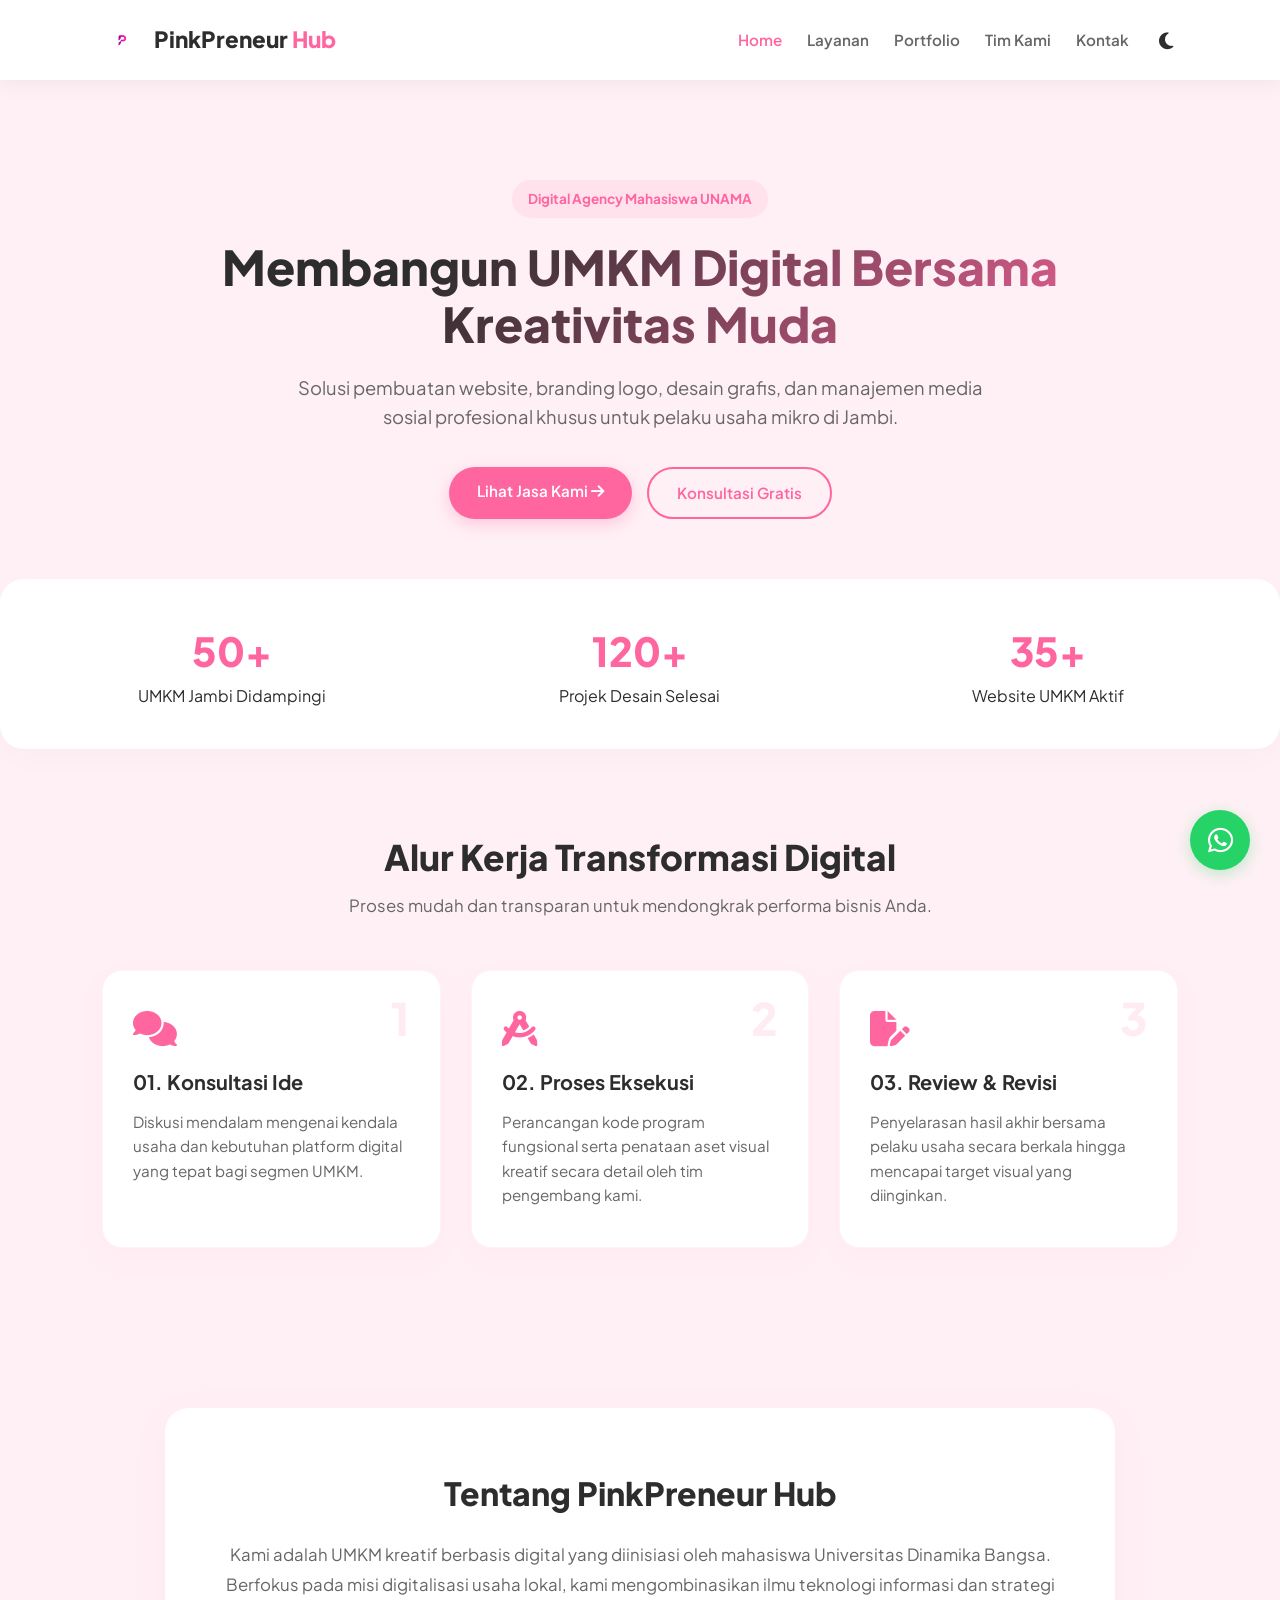
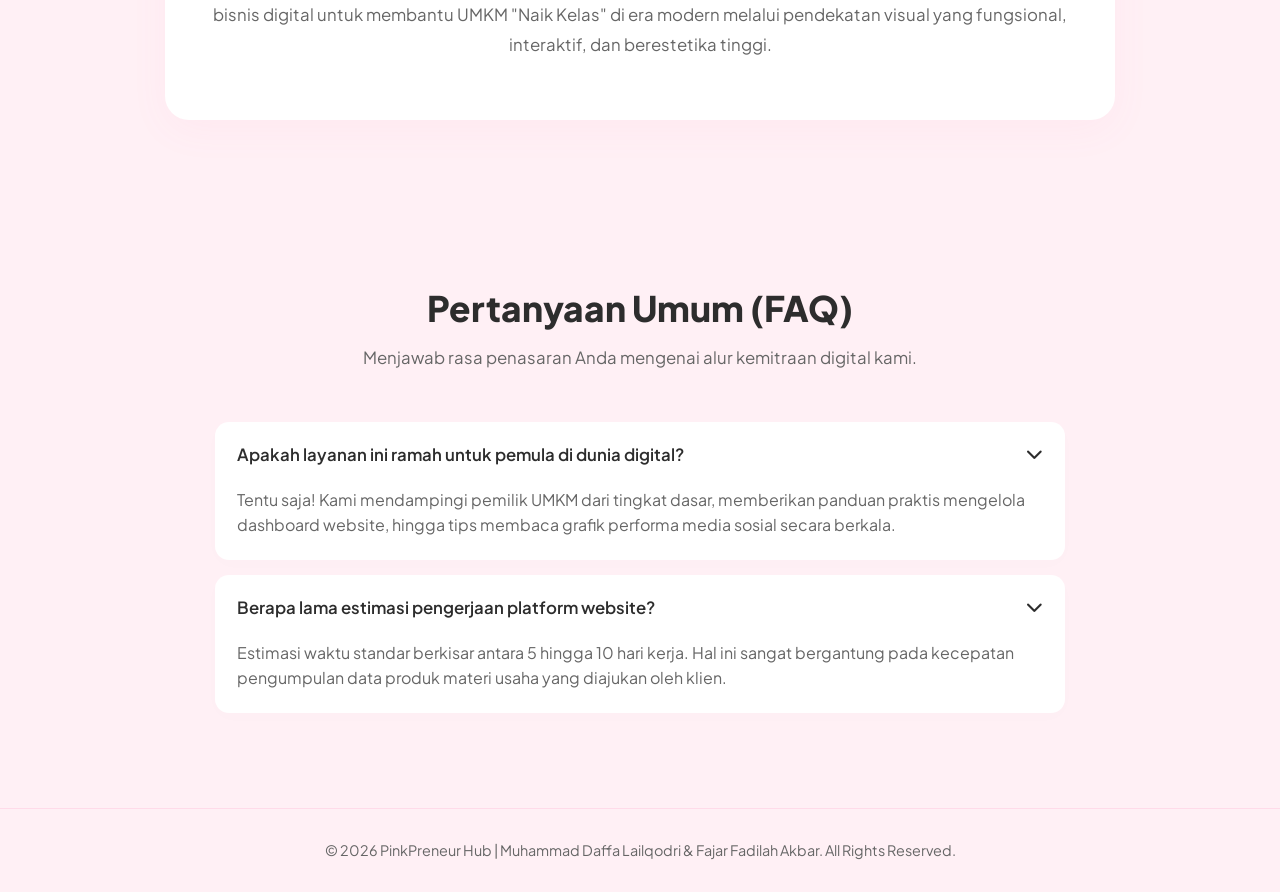
<file: index.html>
<!DOCTYPE html>
<html lang="id">
<head>
    <meta charset="UTF-8">
    <meta name="viewport" content="width=device-width, initial-scale=1.0">
    <title>PinkPreneur Hub - Solusi Digital UMKM</title>
    <link rel="shortcut icon" href="gmb/favicon.ico.jpg" type="image/x-icon">
    <link rel="stylesheet" href="style.css">
    <link rel="stylesheet" href="https://cdnjs.cloudflare.com/ajax/libs/font-awesome/6.5.1/css/all.min.css">
</head>
<body>

    <header>
        <div class="logo">
            <img src="gmb/logo.png.png" alt="Logo PinkPreneur" class="nav-logo">
            <h2>PinkPreneur <span>Hub</span></h2>
        </div>
        <nav>
            <a href="index.html" class="active">Home</a>
            <a href="layanan.html">Layanan</a>
            <a href="portofolia.html">Portfolio</a>
            <a href="tim.html">Tim Kami</a>
            <a href="kontak.html">Kontak</a>
            <button id="dark-mode-toggle" class="toggle-btn"><i class="fa-solid fa-moon"></i></button>
        </nav>
    </header>

    <section class="hero">
        <div class="hero-content">
            <span class="badge">Digital Agency Mahasiswa UNAMA</span>
            <h1 class="gradient-text">Membangun UMKM Digital Bersama Kreativitas Muda</h1>
            <p>Solusi pembuatan website, branding logo, desain grafis, dan manajemen media sosial profesional khusus untuk pelaku usaha mikro di Jambi.</p>
            <div class="hero-buttons">
                <a href="layanan.html" class="btn btn-primary">Lihat Jasa Kami <i class="fa-solid fa-arrow-right"></i></a>
                <a href="kontak.html" class="btn btn-secondary">Konsultasi Gratis</a>
            </div>
        </div>
    </section>

    <section class="stats">
        <div class="stat-card">
            <h3 class="counter">50+</h3>
            <p>UMKM Jambi Didampingi</p>
        </div>
        <div class="stat-card">
            <h3 class="counter">120+</h3>
            <p>Projek Desain Selesai</p>
        </div>
        <div class="stat-card">
            <h3 class="counter">35+</h3>
            <p>Website UMKM Aktif</p>
        </div>
    </section>

    <section class="workflow-section">
        <h2 class="section-title">Alur Kerja Transformasi Digital</h2>
        <p class="section-subtitle">Proses mudah dan transparan untuk mendongkrak performa bisnis Anda.</p>
        <div class="workflow-grid">
            <div class="flow-card">
                <div class="flow-num">1</div>
                <i class="fa-solid fa-comments flow-icon"></i>
                <h4>01. Konsultasi Ide</h4>
                <p>Diskusi mendalam mengenai kendala usaha dan kebutuhan platform digital yang tepat bagi segmen UMKM.</p>
            </div>
            <div class="flow-card">
                <div class="flow-num">2</div>
                <i class="fa-solid fa-compass-drafting flow-icon"></i>
                <h4>02. Proses Eksekusi</h4>
                <p>Perancangan kode program fungsional serta penataan aset visual kreatif secara detail oleh tim pengembang kami.</p>
            </div>
            <div class="flow-card">
                <div class="flow-num">3</div>
                <i class="fa-solid fa-file-pen flow-icon"></i>
                <h4>03. Review & Revisi</h4>
                <p>Penyelarasan hasil akhir bersama pelaku usaha secara berkala hingga mencapai target visual yang diinginkan.</p>
            </div>
        </div>
    </section>

    <section class="about-section">
        <div class="about-container">
            <h2>Tentang PinkPreneur Hub</h2>
            <p>Kami adalah UMKM kreatif berbasis digital yang diinisiasi oleh mahasiswa Universitas Dinamika Bangsa. Berfokus pada misi digitalisasi usaha lokal, kami mengombinasikan ilmu teknologi informasi dan strategi bisnis digital untuk membantu UMKM "Naik Kelas" di era modern melalui pendekatan visual yang fungsional, interaktif, dan berestetika tinggi.</p>
        </div>
    </section>

    <section class="faq-section">
        <h2 class="section-title">Pertanyaan Umum (FAQ)</h2>
        <p class="section-subtitle">Menjawab rasa penasaran Anda mengenai alur kemitraan digital kami.</p>
        <div class="faq-container">
            <div class="faq-item">
                <button class="faq-question">Apakah layanan ini ramah untuk pemula di dunia digital? <i class="fa-solid fa-chevron-down"></i></button>
                <div class="faq-answer">
                    <p>Tentu saja! Kami mendampingi pemilik UMKM dari tingkat dasar, memberikan panduan praktis mengelola dashboard website, hingga tips membaca grafik performa media sosial secara berkala.</p>
                </div>
            </div>
            <div class="faq-item">
                <button class="faq-question">Berapa lama estimasi pengerjaan platform website? <i class="fa-solid fa-chevron-down"></i></button>
                <div class="faq-answer">
                    <p>Estimasi waktu standar berkisar antara 5 hingga 10 hari kerja. Hal ini sangat bergantung pada kecepatan pengumpulan data produk materi usaha yang diajukan oleh klien.</p>
                </div>
            </div>
        </div>
    </section>

    <a href="https://wa.me/6289672243234" class="floating-wa" target="_blank"><i class="fa-brands fa-whatsapp"></i></a>

    <footer>
        <p>© 2026 PinkPreneur Hub | Muhammad Daffa Lailqodri & Fajar Fadilah Akbar. All Rights Reserved.</p>
    </footer>

    <script src="script.js"></script>
</body>
</html>
</file>
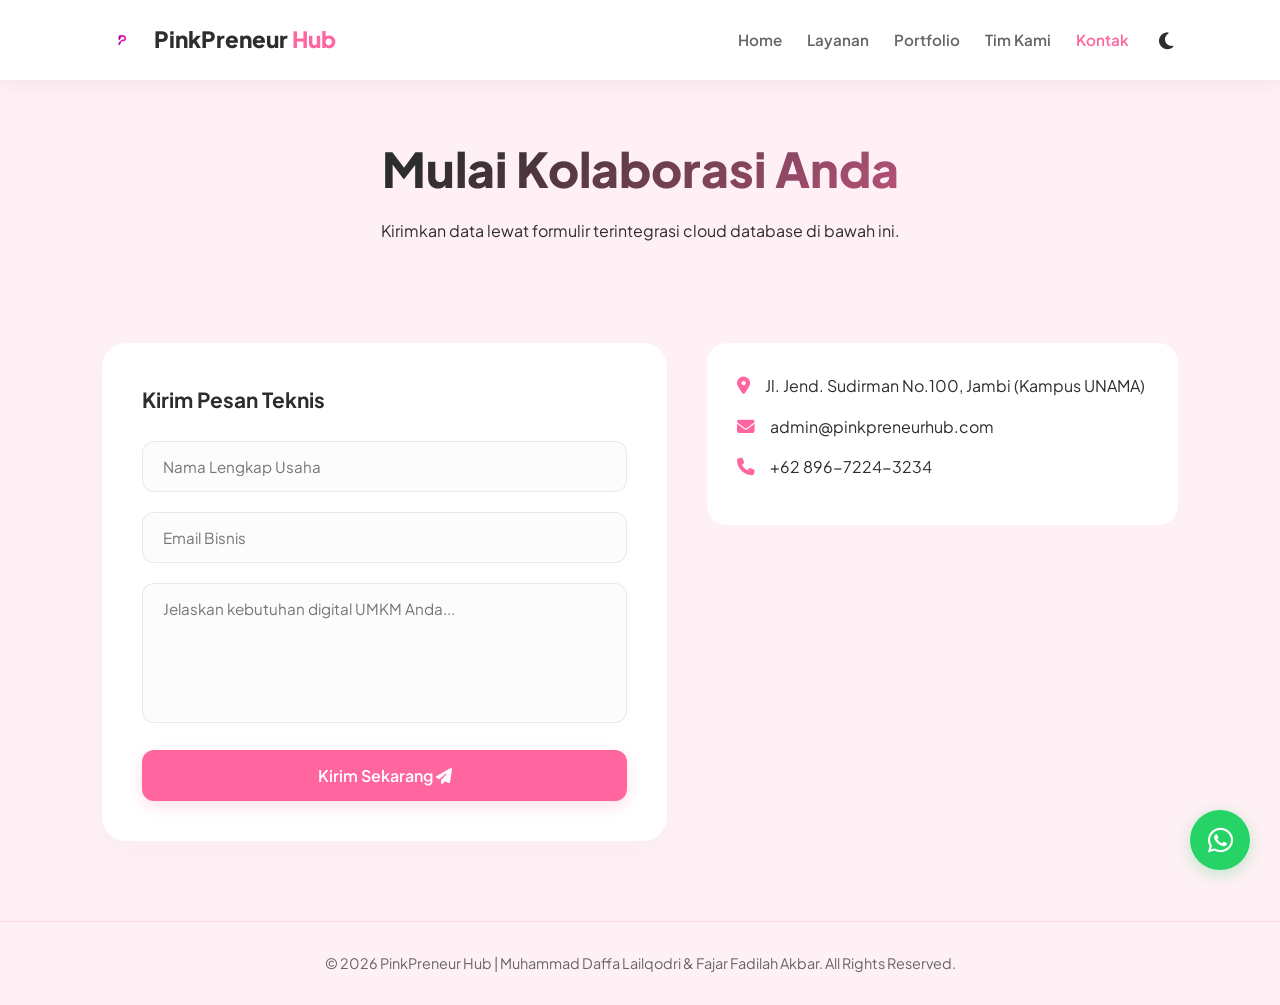
<file: kontak.html>
<!DOCTYPE html>
<html lang="id">
<head>
    <meta charset="UTF-8">
    <meta name="viewport" content="width=device-width, initial-scale=1.0">
    <title>Hubungi Kami - PinkPreneur Hub</title>
    <link rel="shortcut icon" href="gmb/favicon.ico.jpg" type="image/x-icon">
    <link rel="stylesheet" href="style.css">
    <link rel="stylesheet" href="https://cdnjs.cloudflare.com/ajax/libs/font-awesome/6.5.1/css/all.min.css">
</head>
<body>

    <header>
        <div class="logo">
            <img src="gmb/logo.png.png" alt="Logo" class="nav-logo">
            <h2>PinkPreneur <span>Hub</span></h2>
        </div>
        <nav>
            <a href="index.html">Home</a>
            <a href="layanan.html">Layanan</a>
            <a href="portofolia.html">Portfolio</a>
            <a href="tim.html">Tim Kami</a>
            <a href="kontak.html" class="active">Kontak</a>
            <button id="dark-mode-toggle" class="toggle-btn"><i class="fa-solid fa-moon"></i></button>
        </nav>
    </header>

    <section class="page-header">
        <h1 class="gradient-text">Mulai Kolaborasi Anda</h1>
        <p>Kirimkan data lewat formulir terintegrasi cloud database di bawah ini.</p>
    </section>

    <section class="contact-wrapper">
        <div class="contact-form-container">
            <form id="submit-to-google-sheet">
                <h3>Kirim Pesan Teknis</h3>
                <div class="input-group">
                    <input type="text" name="Nama" required placeholder="Nama Lengkap Usaha">
                </div>
                <div class="input-group">
                    <input type="email" name="Email" required placeholder="Email Bisnis">
                </div>
                <div class="input-group">
                    <textarea name="Pesan" required placeholder="Jelaskan kebutuhan digital UMKM Anda..."></textarea>
                </div>
                <button type="submit" class="btn-submit" id="btn-text">Kirim Sekarang <i class="fa-solid fa-paper-plane"></i></button>
            </form>
        </div>

        <div class="contact-info">
            <div class="info-box">
                <p><i class="fa-solid fa-location-dot"></i> Jl. Jend. Sudirman No.100, Jambi (Kampus UNAMA)</p>
                <p><i class="fa-solid fa-envelope"></i> admin@pinkpreneurhub.com</p>
                <p><i class="fa-solid fa-phone"></i> +62 896-7224-3234</p>
            </div>
            <div class="map-holder">
                <iframe src="https://www.google.com/maps/embed?pb=!11m18!1m12!1m3!1d3988.8527263593026!2d103.6231940733857!3d-1.6047530363248386!2m3!1f0!2f0!3f0!3m2!1i1024!2i768!4f13.1!3m3!1m2!1s0x2e2588a443906a5f%3A0x673998246da67b2d!2sUniversitas%20Dinamika%20Bangsa!5e0!3m2!1sid!2sid!4v1710000000000!5m2!1sid!2sid" width="100%" height="250" style="border:0; border-radius: 15px;" allowfullscreen="" loading="lazy"></iframe>
            </div>
        </div>
    </section>

    <a href="https://wa.me/6289672243234" class="floating-wa" target="_blank"><i class="fa-brands fa-whatsapp"></i></a>
    <footer>
        <p>© 2026 PinkPreneur Hub | Muhammad Daffa Lailqodri & Fajar Fadilah Akbar. All Rights Reserved.</p>
    </footer>
    <script src="script.js"></script>
</body>
</html>
</file>
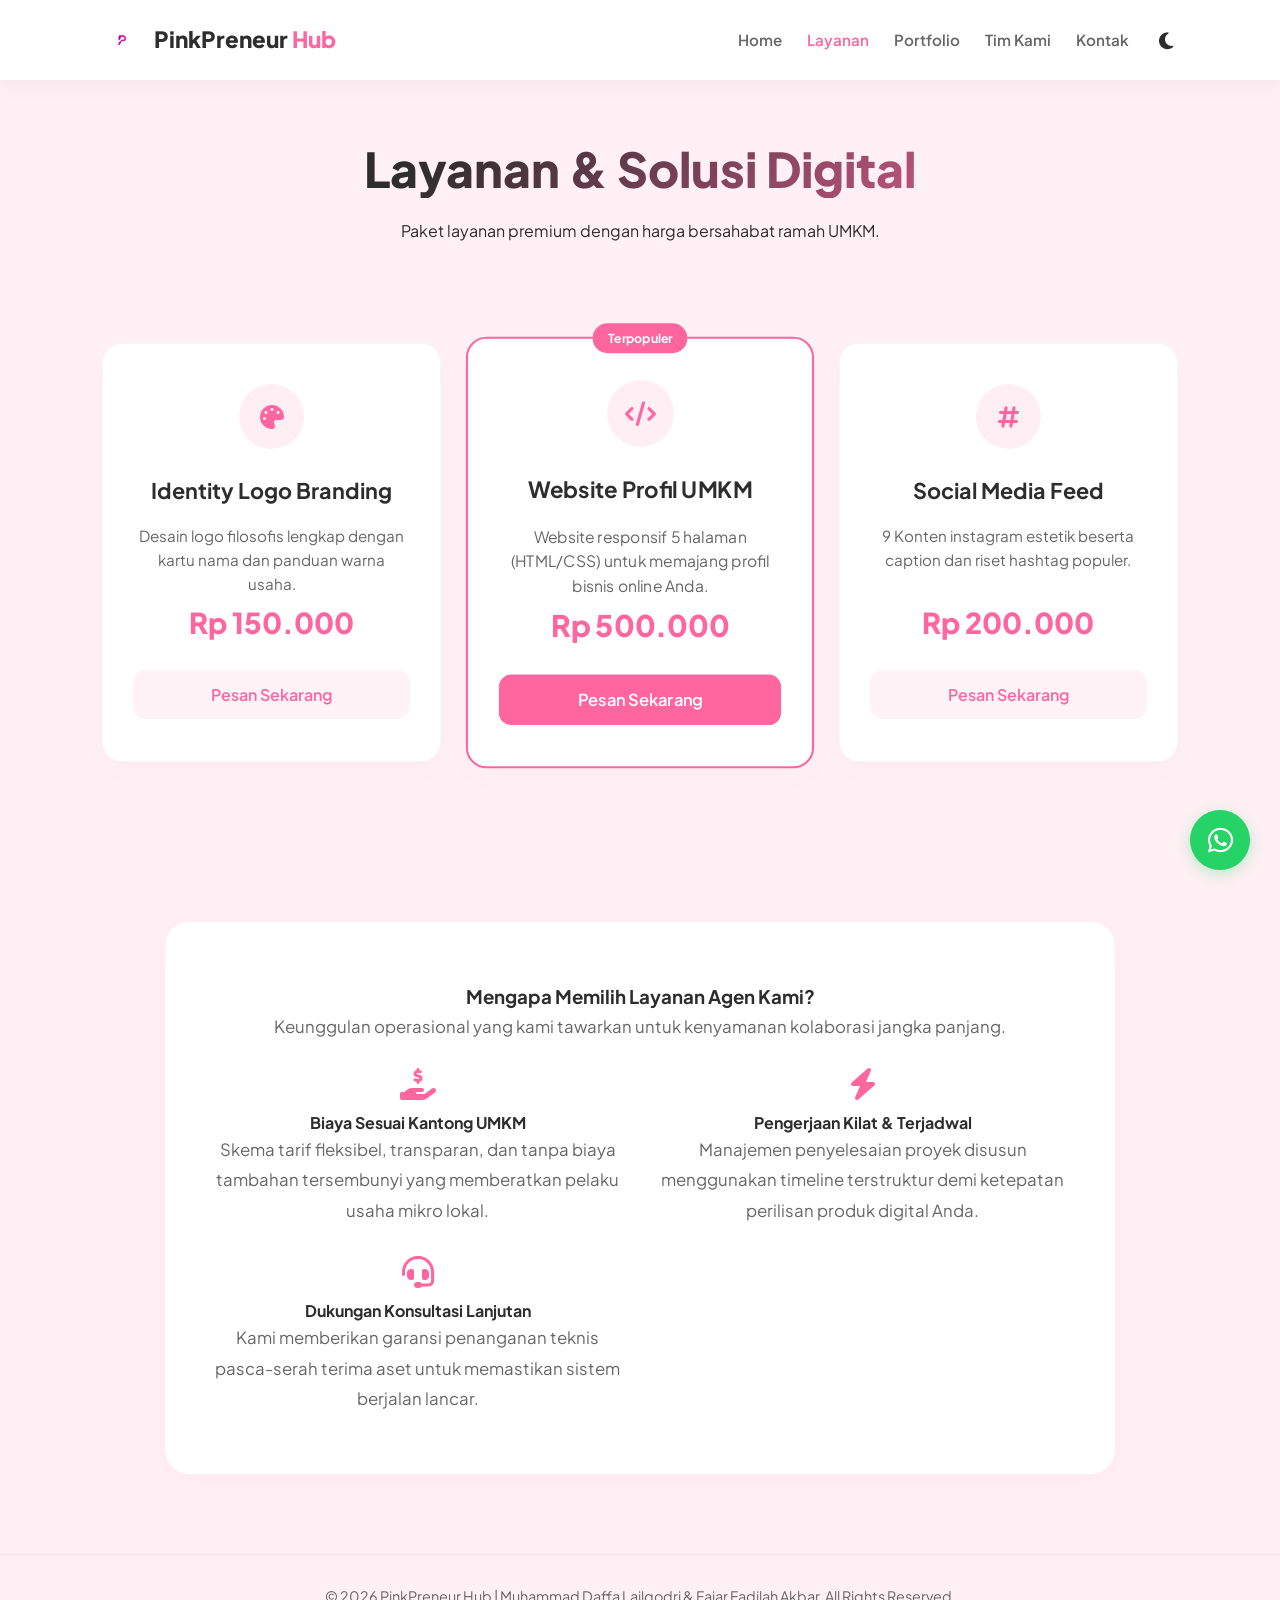
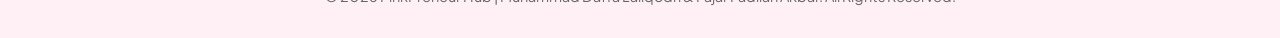
<file: layanan.html>
<!DOCTYPE html>
<html lang="id">
<head>
    <meta charset="UTF-8">
    <meta name="viewport" content="width=device-width, initial-scale=1.0">
    <title>Layanan - PinkPreneur Hub</title>
    <link rel="shortcut icon" href="gmb/favicon.ico.jpg" type="image/x-icon">
    <link rel="stylesheet" href="style.css">
    <link rel="stylesheet" href="https://cdnjs.cloudflare.com/ajax/libs/font-awesome/6.5.1/css/all.min.css">
</head>
<body>

    <header>
        <div class="logo">
            <img src="gmb/logo.png.png" alt="Logo" class="nav-logo">
            <h2>PinkPreneur <span>Hub</span></h2>
        </div>
        <nav>
            <a href="index.html">Home</a>
            <a href="layanan.html" class="active">Layanan</a>
            <a href="portofolia.html">Portfolio</a>
            <a href="tim.html">Tim Kami</a>
            <a href="kontak.html">Kontak</a>
            <button id="dark-mode-toggle" class="toggle-btn"><i class="fa-solid fa-moon"></i></button>
        </nav>
    </header>

    <section class="page-header">
        <h1 class="gradient-text">Layanan & Solusi Digital</h1>
        <p>Paket layanan premium dengan harga bersahabat ramah UMKM.</p>
    </section>

    <section class="services-container">
        <div class="service-card-premium">
            <div class="icon-box"><i class="fa-solid fa-palette"></i></div>
            <h3>Identity Logo Branding</h3>
            <p>Desain logo filosofis lengkap dengan kartu nama dan panduan warna usaha.</p>
            <div class="price">Rp 150.000</div>
            <a href="kontak.html" class="btn-card">Pesan Sekarang</a>
        </div>
        <div class="service-card-premium featured">
            <div class="badge-featured">Terpopuler</div>
            <div class="icon-box"><i class="fa-solid fa-code"></i></div>
            <h3>Website Profil UMKM</h3>
            <p>Website responsif 5 halaman (HTML/CSS) untuk memajang profil bisnis online Anda.</p>
            <div class="price">Rp 500.000</div>
            <a href="kontak.html" class="btn-card">Pesan Sekarang</a>
        </div>
        <div class="service-card-premium">
            <div class="icon-box"><i class="fa-solid fa-hashtag"></i></div>
            <h3>Social Media Feed</h3>
            <p>9 Konten instagram estetik beserta caption dan riset hashtag populer.</p>
            <div class="price">Rp 200.000</div>
            <a href="kontak.html" class="btn-card">Pesan Sekarang</a>
        </div>
    </section>

    <section class="benefits-section" style="padding: 0 10% 40px 10%;">
        <div class="about-container">
            <h3>Mengapa Memilih Layanan Agen Kami?</h3>
            <p style="color: var(--text-muted); margin-bottom: 20px;">Keunggulan operasional yang kami tawarkan untuk kenyamanan kolaborasi jangka panjang.</p>
            <div class="workflow-grid" style="margin-top: 25px;">
                <div class="benefit-item">
                    <i class="fa-solid fa-hand-holding-dollar" style="color: var(--pink-primary); font-size: 2rem; margin-bottom: 10px; display: block;"></i>
                    <h4>Biaya Sesuai Kantong UMKM</h4>
                    <p>Skema tarif fleksibel, transparan, dan tanpa biaya tambahan tersembunyi yang memberatkan pelaku usaha mikro lokal.</p>
                </div>
                <div class="benefit-item">
                    <i class="fa-solid fa-bolt" style="color: var(--pink-primary); font-size: 2rem; margin-bottom: 10px; display: block;"></i>
                    <h4>Pengerjaan Kilat & Terjadwal</h4>
                    <p>Manajemen penyelesaian proyek disusun menggunakan timeline terstruktur demi ketepatan perilisan produk digital Anda.</p>
                </div>
                <div class="benefit-item">
                    <i class="fa-solid fa-headset" style="color: var(--pink-primary); font-size: 2rem; margin-bottom: 10px; display: block;"></i>
                    <h4>Dukungan Konsultasi Lanjutan</h4>
                    <p>Kami memberikan garansi penanganan teknis pasca-serah terima aset untuk memastikan sistem berjalan lancar.</p>
                </div>
            </div>
        </div>
    </section>

    <a href="https://wa.me/6289672243234" class="floating-wa" target="_blank"><i class="fa-brands fa-whatsapp"></i></a>
    <footer>
        <p>© 2026 PinkPreneur Hub | Muhammad Daffa Lailqodri & Fajar Fadilah Akbar. All Rights Reserved.</p>
    </footer>
    <script src="script.js"></script>
</body>
</html>
</file>
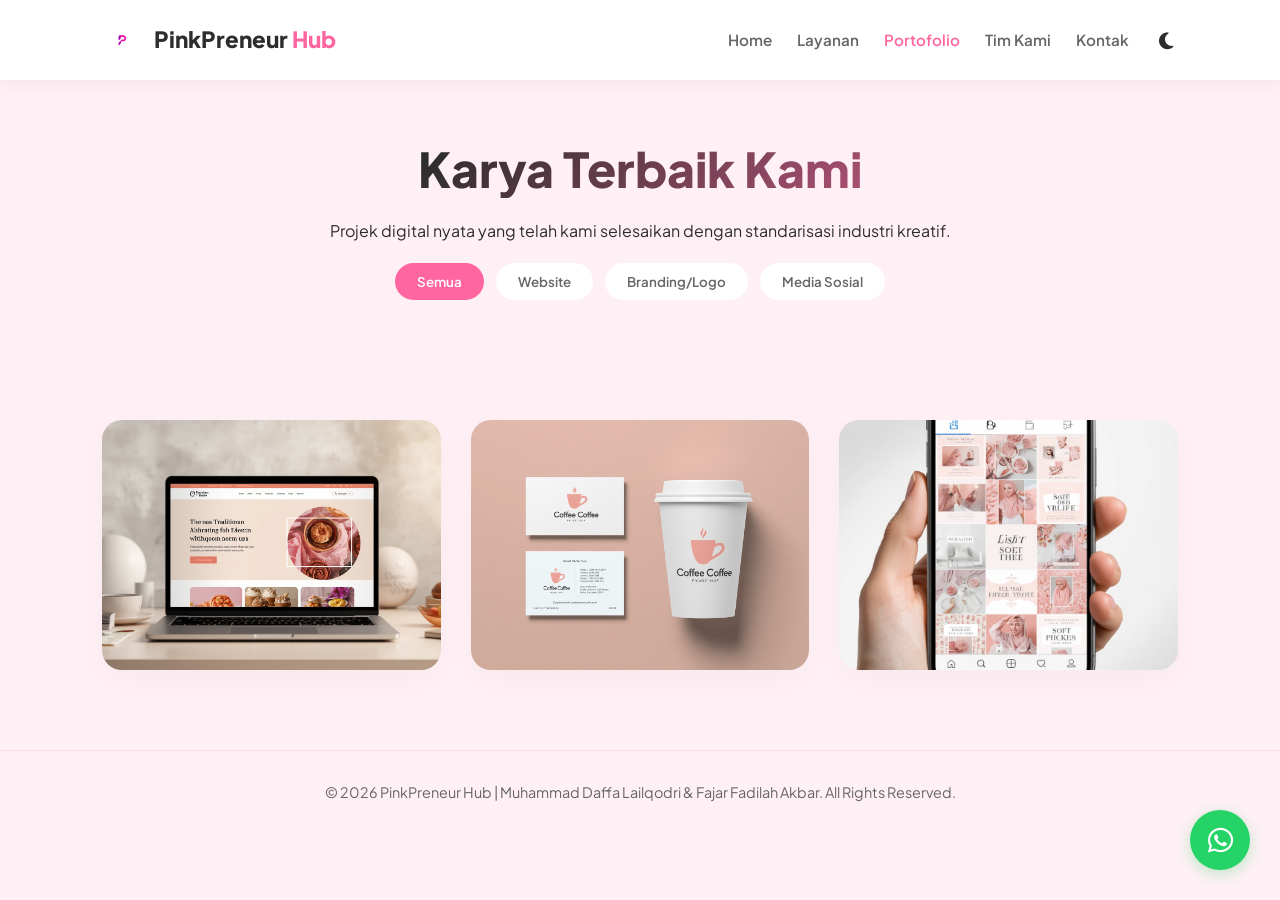
<file: portofolia.html>
<!DOCTYPE html>
<html lang="id">
<head>
    <meta charset="UTF-8">
    <meta name="viewport" content="width=device-width, initial-scale=1.0">
    <title>Portofolio - PinkPreneur Hub</title>
    <link rel="shortcut icon" href="gmb/favicon.ico.jpg" type="image/x-icon">
    <link rel="stylesheet" href="style.css">
    <link rel="stylesheet" href="https://cdnjs.cloudflare.com/ajax/libs/font-awesome/6.5.1/css/all.min.css">
</head>
<body>

    <header>
        <div class="logo">
            <img src="gmb/logo.png.png" alt="Logo" class="nav-logo">
            <h2>PinkPreneur <span>Hub</span></h2>
        </div>
        <nav>
            <a href="index.html">Home</a>
            <a href="layanan.html">Layanan</a>
            <a href="portofolia.html" class="active">Portofolio</a>
            <a href="tim.html">Tim Kami</a>
            <a href="kontak.html">Kontak</a>
            <button id="dark-mode-toggle" class="toggle-btn"><i class="fa-solid fa-moon"></i></button>
        </nav>
    </header>

    <section class="page-header">
        <h1 class="gradient-text">Karya Terbaik Kami</h1>
        <p>Projek digital nyata yang telah kami selesaikan dengan standarisasi industri kreatif.</p>
    </section>

    <div class="portfolio-filters">
        <button class="filter-btn active" data-filter="all">Semua</button>
        <button class="filter-btn" data-filter="web">Website</button>
        <button class="filter-btn" data-filter="logo">Branding/Logo</button>
        <button class="filter-btn" data-filter="sosmed">Media Sosial</button>
    </div>

    <section class="portfolio-grid">
        <div class="portfolio-item" data-category="web">
            <img src="gmb/portfo-web.jpg.jpg" alt="Web UMKM">
            <div class="overlay">
                <span class="proj-badge">Web Development</span>
                <h4>Website Kue Tradisional Jambi</h4>
                <p>Sistem katalog online responsif untuk memperluas cakupan distribusi pasar produk lokal.</p>
            </div>
        </div>
        <div class="portfolio-item" data-category="logo">
            <img src="gmb/portfo-logo.jpg.jpg" alt="Logo">
            <div class="overlay">
                <span class="proj-badge">Branding Design</span>
                <h4>Logo Coffee Shop Angkringan</h4>
                <p>Desain identitas visual bernuansa modern minimalis dengan tetap mempertahankan kearifan lokal.</p>
            </div>
        </div>
        <div class="portfolio-item" data-category="sosmed">
            <img src="gmb/portfo-sosmed.jpg.jpg" alt="Feed">
            <div class="overlay">
                <span class="proj-badge">Social Media</span>
                <h4>Feed Instagram Hijab Syari</h4>
                <p>Optimasi visual tata letak feed estetis untuk mendongkrak konversi interaksi calon pembeli.</p>
            </div>
        </div>
    </section>

    <a href="https://wa.me/6289672243234" class="floating-wa" target="_blank"><i class="fa-brands fa-whatsapp"></i></a>
    <footer>
        <p>© 2026 PinkPreneur Hub | Muhammad Daffa Lailqodri & Fajar Fadilah Akbar. All Rights Reserved.</p>
    </footer>
    <script src="script.js"></script>
</body>
</html>
</file>
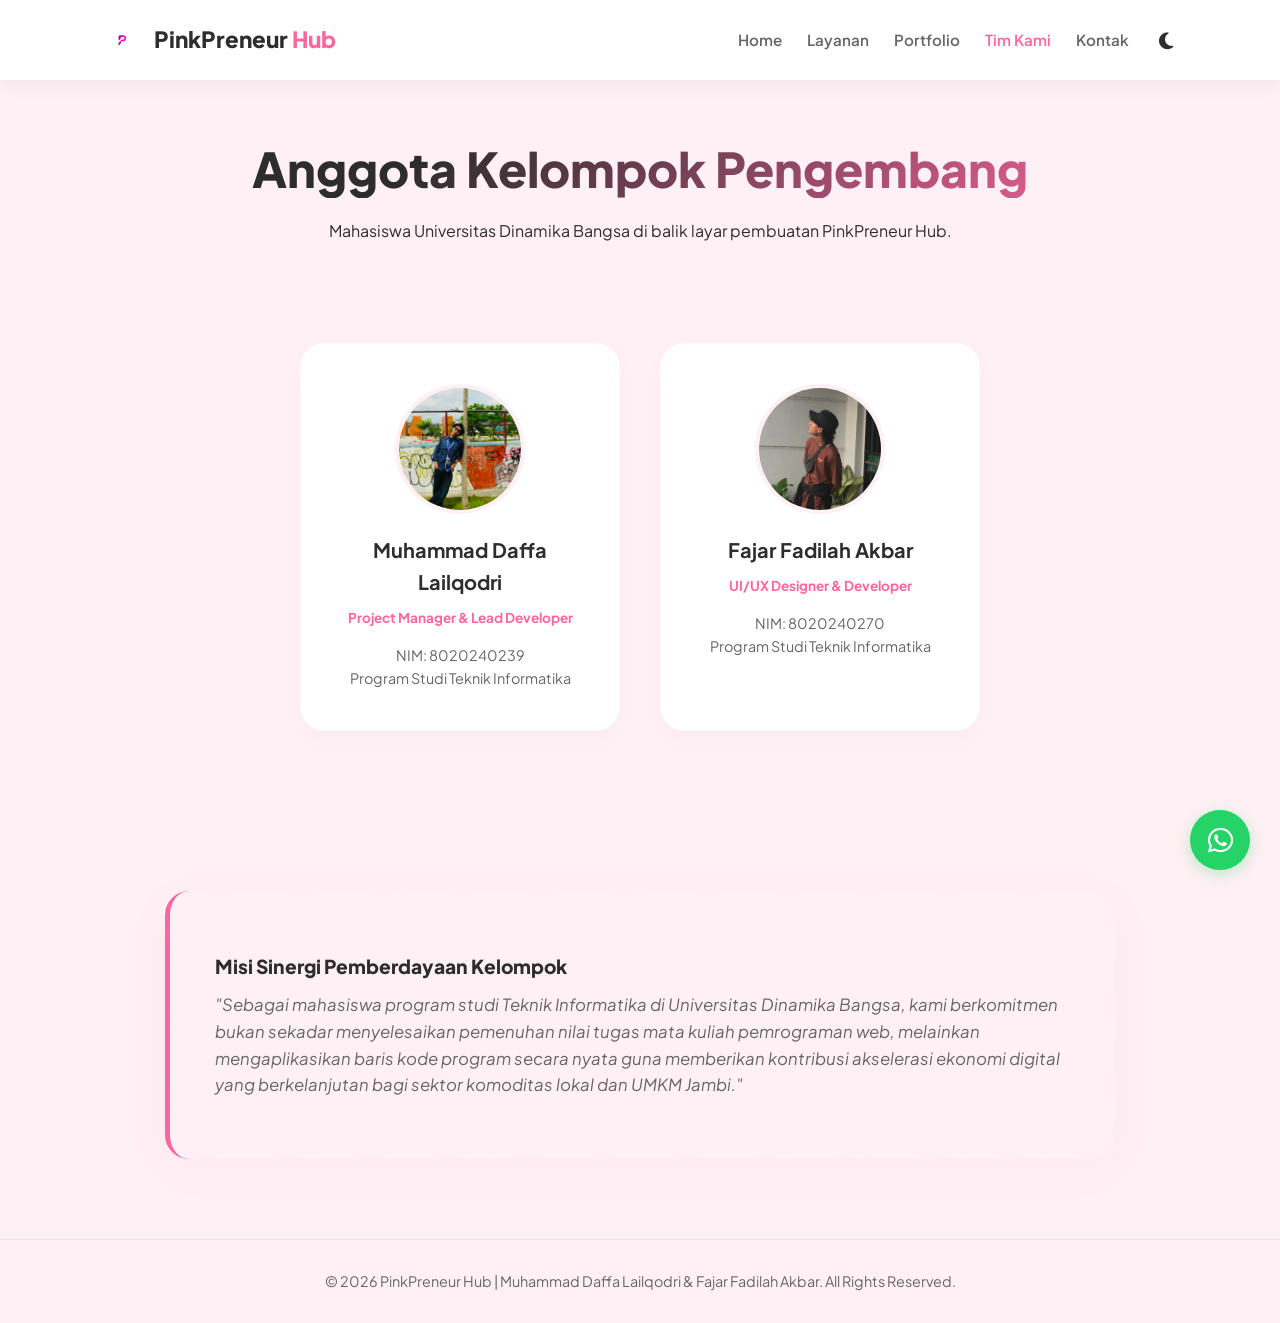
<file: tim.html>
<!DOCTYPE html>
<html lang="id">
<head>
    <meta charset="UTF-8">
    <meta name="viewport" content="width=device-width, initial-scale=1.0">
    <title>Tim Kami - PinkPreneur Hub</title>
    <link rel="shortcut icon" href="gmb/favicon.ico.jpg" type="image/x-icon">
    <link rel="stylesheet" href="style.css">
    <link rel="stylesheet" href="https://cdnjs.cloudflare.com/ajax/libs/font-awesome/6.5.1/css/all.min.css">
</head>
<body>

    <header>
        <div class="logo">
            <img src="gmb/logo.png.png" alt="Logo" class="nav-logo">
            <h2>PinkPreneur <span>Hub</span></h2>
        </div>
        <nav>
            <a href="index.html">Home</a>
            <a href="layanan.html">Layanan</a>
            <a href="portofolia.html">Portfolio</a>
            <a href="tim.html" class="active">Tim Kami</a>
            <a href="kontak.html">Kontak</a>
            <button id="dark-mode-toggle" class="toggle-btn"><i class="fa-solid fa-moon"></i></button>
        </nav>
    </header>

    <section class="page-header">
        <h1 class="gradient-text">Anggota Kelompok Pengembang</h1>
        <p>Mahasiswa Universitas Dinamika Bangsa di balik layar pembuatan PinkPreneur Hub.</p>
    </section>

    <section class="team-container">
        <div class="team-card">
            <div class="member-img-box">
                <img src="gmb/anggota 1.jpeg" alt="Foto Daffa">
            </div>
            <h3>Muhammad Daffa Lailqodri</h3>
            <span class="role">Project Manager & Lead Developer</span>
            <p>NIM: 8020240239<br>Program Studi Teknik Informatika</p>
        </div>

        <div class="team-card">
            <div class="member-img-box">
                <img src="gmb/anggota 2.jpeg" alt="Foto Akbar">
            </div>
            <h3>Fajar Fadilah Akbar</h3>
            <span class="role">UI/UX Designer & Developer</span>
            <p>NIM: 8020240270<br>Program Studi Teknik Informatika</p>
        </div>
    </section>

    <section class="vision-mission" style="padding: 0 10% 40px 10%;">
        <div class="about-container" style="background: linear-gradient(135deg, var(--pink-pastel), transparent); border-left: 5px solid var(--pink-primary); text-align: left;">
            <h4 style="font-size: 1.2rem; color: var(--text-main); font-weight: 800;">Misi Sinergi Pemberdayaan Kelompok</h4>
            <p style="font-style: italic; margin-top: 10px; color: var(--text-muted); line-height: 1.6;">
                "Sebagai mahasiswa program studi Teknik Informatika di Universitas Dinamika Bangsa, kami berkomitmen bukan sekadar menyelesaikan pemenuhan nilai tugas mata kuliah pemrograman web, melainkan mengaplikasikan baris kode program secara nyata guna memberikan kontribusi akselerasi ekonomi digital yang berkelanjutan bagi sektor komoditas lokal dan UMKM Jambi."
            </p>
        </div>
    </section>

    <a href="https://wa.me/6289672243234" class="floating-wa" target="_blank"><i class="fa-brands fa-whatsapp"></i></a>
    <footer>
        <p>© 2026 PinkPreneur Hub | Muhammad Daffa Lailqodri & Fajar Fadilah Akbar. All Rights Reserved.</p>
    </footer>
    <script src="script.js"></script>
</body>
</html>
</file>
<file: style.css>
/* ==========================================================================
   1. IMPORT FONT & RESET GLOBAL
   ========================================================================== */
@import url('https://fonts.googleapis.com/css2?family=Plus+Jakarta+Sans:wght=300;400;500;600;700;800&display=swap');

:root {
    --pink-primary: #ff66a0;
    --pink-dark: #d44b7d;
    --pink-pastel: #fff0f5;
    --bg-white: #ffffff;
    --bg-dark: #121212;
    --card-dark: #1e1e1e;
    --text-main: #2d2d2d;
    --text-muted: #666666;
    --text-light: #f5f5f5;
    --transition: all 0.3s cubic-bezier(0.25, 0.8, 0.25, 1);
}

* {
    margin: 0;
    padding: 0;
    box-sizing: border-box;
    font-family: 'Plus Jakarta Sans', sans-serif;
}

body {
    background-color: var(--pink-pastel);
    color: var(--text-main);
    line-height: 1.6;
    overflow-x: hidden;
    transition: var(--transition);
}

/* Dark Mode States */
body.dark-theme {
    background-color: var(--bg-dark);
    color: var(--text-light);
}
body.dark-theme :not(.hero-content) > p,
body.dark-theme .section-subtitle,
body.dark-theme .flow-card p,
body.dark-theme .faq-answer p {
    color: #b3b3b3;
}
body.dark-theme header,
body.dark-theme .flow-card,
body.dark-theme .about-container,
body.dark-theme .faq-item,
body.dark-theme .service-card-premium,
body.dark-theme .team-card,
body.dark-theme .contact-form-container,
body.dark-theme .info-box {
    background-color: var(--card-dark) !important;
    color: var(--text-light);
    border-color: #2a2a2a;
}
body.dark-theme h2, 
body.dark-theme h3, 
body.dark-theme h4, 
body.dark-theme .faq-question {
    color: var(--text-light) !important;
}

/* ==========================================================================
   2. LAYOUT UTAMA & HEADER (NAVIGASI)
   ========================================================================== */
section {
    padding: 80px 8% !important; /* Mencegah konten mentok ke ujung layar */
    max-width: 1400px;
    margin: 0 auto;
}

header {
    display: flex;
    justify-content: space-between;
    align-items: center;
    padding: 20px 8%;
    background-color: var(--bg-white);
    box-shadow: 0 4px 20px rgba(0,0,0,0.05);
    position: sticky;
    top: 0;
    z-index: 1000;
}

.logo {
    display: flex;
    align-items: center;
    gap: 12px;
}

.nav-logo {
    height: 40px;
    width: auto;
    object-fit: contain;
}

.logo h2 {
    font-size: 1.4rem;
    font-weight: 800;
}

.logo span {
    color: var(--pink-primary);
}

nav {
    display: flex;
    align-items: center;
    gap: 25px;
}

nav a {
    text-decoration: none;
    color: var(--text-muted);
    font-weight: 600;
    font-size: 0.95rem;
    transition: var(--transition);
}

nav a:hover, nav a.active {
    color: var(--pink-primary);
}

.toggle-btn {
    background: none;
    border: none;
    font-size: 1.2rem;
    cursor: pointer;
    color: var(--text-main);
    padding: 5px;
}

/* ==========================================================================
   3. HERO SECTION & TYPOGRAPHY GRADIENT (REVISI WARNING FIX)
   ========================================================================== */
.hero {
    text-align: center;
    padding: 100px 8% 60px 8% !important;
}

.badge {
    background: rgba(255, 102, 160, 0.1);
    color: var(--pink-primary);
    padding: 8px 16px;
    border-radius: 50px;
    font-weight: 700;
    font-size: 0.85rem;
    display: inline-block;
    margin-bottom: 20px;
}

.gradient-text {
    font-size: 3rem;
    font-weight: 800;
    line-height: 1.2;
    background: linear-gradient(135deg, #2d2d2d 30%, var(--pink-primary) 100%);
    -webkit-background-clip: text;
    background-clip: text; /* Menghilangkan warning garis kuning di VS Code */
    -webkit-text-fill-color: transparent;
    margin-bottom: 20px;
}

body.dark-theme .gradient-text {
    background: linear-gradient(135deg, #ffffff 30%, var(--pink-primary) 100%);
    -webkit-background-clip: text;
    background-clip: text; /* Menghilangkan warning garis kuning di VS Code */
    -webkit-text-fill-color: transparent;
}

.hero p {
    font-size: 1.15rem;
    color: var(--text-muted);
    max-width: 700px;
    margin: 0 auto 35px auto;
}

.hero-buttons {
    display: flex;
    justify-content: center;
    gap: 15px;
}

.btn {
    padding: 12px 28px;
    border-radius: 50px;
    text-decoration: none;
    font-weight: 600;
    font-size: 0.95rem;
    transition: var(--transition);
}

.btn-primary {
    background-color: var(--pink-primary);
    color: var(--bg-white);
    box-shadow: 0 5px 15px rgba(255, 102, 160, 0.3);
}

.btn-primary:hover {
    background-color: var(--pink-dark);
    transform: translateY(-2px);
}

.btn-secondary {
    background-color: transparent;
    color: var(--pink-primary);
    border: 2px solid var(--pink-primary);
}

.btn-secondary:hover {
    background-color: var(--pink-primary);
    color: var(--bg-white);
}

/* ==========================================================================
   4. STATS & WORKFLOW GRID (LAYOUT FIX)
   ========================================================================== */
.stats {
    display: grid;
    grid-template-columns: repeat(auto-fit, minmax(220px, 1fr));
    gap: 25px;
    background: var(--bg-white);
    border-radius: 24px;
    padding: 40px !important;
    box-shadow: 0 10px 30px rgba(0,0,0,0.02);
}

.stat-card {
    text-align: center;
}

.stat-card h3 {
    font-size: 2.5rem;
    font-weight: 800;
    color: var(--pink-primary);
}

.section-title {
    font-size: 2.2rem;
    font-weight: 800;
    text-align: center;
    margin-bottom: 8px;
}

.section-subtitle {
    text-align: center;
    color: var(--text-muted);
    margin-bottom: 50px;
    font-size: 1.05rem;
}

.workflow-grid {
    display: grid;
    grid-template-columns: repeat(auto-fit, minmax(300px, 1fr)); /* Mengatur kolom ke samping */
    gap: 30px;
}

.flow-card {
    background: var(--bg-white);
    padding: 40px 30px;
    border-radius: 20px;
    box-shadow: 0 10px 30px rgba(255, 102, 160, 0.04);
    position: relative;
    border: 1px solid rgba(255, 102, 160, 0.08);
    transition: var(--transition);
}

.flow-card:hover {
    transform: translateY(-5px);
    box-shadow: 0 15px 35px rgba(255, 102, 160, 0.1);
}

.flow-num {
    position: absolute;
    top: 25px;
    right: 30px;
    font-size: 2.8rem;
    font-weight: 800;
    color: rgba(255, 102, 160, 0.12);
    line-height: 1;
}

.flow-icon {
    font-size: 2.2rem;
    color: var(--pink-primary);
    margin-bottom: 20px;
    display: inline-block;
}

.flow-card h4 {
    font-size: 1.25rem;
    font-weight: 700;
    margin-bottom: 12px;
}

.flow-card p {
    font-size: 0.95rem;
    color: var(--text-muted);
}

/* ==========================================================================
   5. TENTANG (ABOUT) & FAQ SECTION
   ========================================================================== */
.about-container {
    background: var(--bg-white);
    padding: 60px 45px;
    border-radius: 24px;
    box-shadow: 0 10px 40px rgba(255, 102, 160, 0.05);
    text-align: center;
    max-width: 950px;
    margin: 0 auto;
}

.about-container h2 {
    font-size: 2rem;
    font-weight: 800;
    margin-bottom: 20px;
}

.about-container p {
    font-size: 1.05rem;
    color: var(--text-muted);
    line-height: 1.8;
}

.faq-container {
    max-width: 850px;
    margin: 0 auto;
}

.faq-item {
    background: var(--bg-white);
    margin-bottom: 15px;
    border-radius: 14px;
    overflow: hidden;
    box-shadow: 0 4px 20px rgba(0,0,0,0.01);
}

.faq-question {
    width: 100%;
    padding: 22px;
    text-align: left;
    background: none;
    border: none;
    font-size: 1.05rem;
    font-weight: 600;
    color: var(--text-main);
    display: flex;
    justify-content: space-between;
    align-items: center;
    cursor: pointer;
}

.faq-answer {
    padding: 0 22px 22px 22px;
    color: var(--text-muted);
}

/* ==========================================================================
   6. HALAMAN LAYANAN (SERVICES)
   ========================================================================== */
.page-header {
    text-align: center;
    padding: 60px 8% 20px 8% !important;
}

.services-container {
    display: grid;
    grid-template-columns: repeat(auto-fit, minmax(300px, 1fr));
    gap: 30px;
}

.service-card-premium {
    background: var(--bg-white);
    padding: 40px 30px;
    border-radius: 20px;
    text-align: center;
    position: relative;
    border: 1px solid rgba(0,0,0,0.03);
    box-shadow: 0 10px 30px rgba(0,0,0,0.02);
    transition: var(--transition);
}

.service-card-premium.featured {
    border: 2px solid var(--pink-primary);
    transform: scale(1.03);
}

.badge-featured {
    position: absolute;
    top: -15px;
    left: 50%;
    transform: translateX(-50%);
    background: var(--pink-primary);
    color: #fff;
    padding: 5px 15px;
    border-radius: 50px;
    font-size: 0.75rem;
    font-weight: 700;
}

.icon-box {
    width: 65px;
    height: 65px;
    background: rgba(255, 102, 160, 0.1);
    color: var(--pink-primary);
    border-radius: 50%;
    display: flex;
    align-items: center;
    justify-content: center;
    font-size: 1.5rem;
    margin: 0 auto 25px auto;
}

.service-card-premium h3 {
    font-size: 1.35rem;
    font-weight: 700;
    margin-bottom: 15px;
}

.service-card-premium p {
    font-size: 0.95rem;
    color: var(--text-muted);
    margin-bottom: 25px;
    height: 50px;
}

.price {
    font-size: 1.8rem;
    font-weight: 800;
    color: var(--pink-primary);
    margin-bottom: 25px;
}

.btn-card {
    display: block;
    width: 100%;
    padding: 12px;
    background: rgba(255, 102, 160, 0.08);
    color: var(--pink-primary);
    text-decoration: none;
    font-weight: 600;
    border-radius: 12px;
    transition: var(--transition);
}

.service-card-premium.featured .btn-card {
    background: var(--pink-primary);
    color: #fff;
}

.btn-card:hover {
    background: var(--pink-primary);
    color: #fff;
}

/* ==========================================================================
   7. PORTOFOLIO GRID
   ========================================================================== */
.portfolio-filters {
    display: flex;
    justify-content: center;
    gap: 12px;
    margin-bottom: 40px;
}

.filter-btn {
    padding: 10px 22px;
    border: none;
    background: var(--bg-white);
    color: var(--text-muted);
    border-radius: 50px;
    font-weight: 600;
    cursor: pointer;
    transition: var(--transition);
}

.filter-btn.active, .filter-btn:hover {
    background: var(--pink-primary);
    color: #fff;
}

.portfolio-grid {
    display: grid;
    grid-template-columns: repeat(auto-fit, minmax(320px, 1fr));
    gap: 30px;
}

.portfolio-item {
    border-radius: 20px;
    overflow: hidden;
    position: relative;
    height: 250px;
    box-shadow: 0 10px 30px rgba(0,0,0,0.03);
}

.portfolio-item img {
    width: 100%;
    height: 100%;
    object-fit: cover;
}

.overlay {
    position: absolute;
    inset: 0;
    background: linear-gradient(to top, rgba(0,0,0,0.85) 30%, rgba(0,0,0,0.2));
    padding: 30px;
    display: flex;
    flex-direction: column;
    justify-content: flex-end;
    opacity: 0;
    transition: var(--transition);
}

.portfolio-item:hover .overlay {
    opacity: 1;
}

.proj-badge {
    color: var(--pink-primary);
    font-size: 0.8rem;
    font-weight: 700;
    text-transform: uppercase;
    margin-bottom: 5px;
}

.overlay h4 {
    color: #fff !important;
    font-size: 1.25rem;
    margin-bottom: 5px;
}

.overlay p {
    color: #ccc !important;
    font-size: 0.85rem;
}

/* ==========================================================================
   8. HALAMAN TIM (TEAM CARDS)
   ========================================================================== */
.team-container {
    display: flex;
    justify-content: center;
    gap: 40px;
    flex-wrap: wrap;
}

.team-card {
    background: var(--bg-white);
    border-radius: 24px;
    padding: 40px 30px;
    text-align: center;
    width: 320px;
    box-shadow: 0 10px 30px rgba(0,0,0,0.02);
    border: 1px solid rgba(0,0,0,0.02);
}

.member-img-box {
    width: 130px;
    height: 130px;
    border-radius: 50%;
    overflow: hidden;
    margin: 0 auto 20px auto;
    border: 4px solid var(--pink-pastel);
}

.member-img-box img {
    width: 100%;
    height: 100%;
    object-fit: cover;
}

.team-card h3 {
    font-size: 1.25rem;
    font-weight: 700;
    margin-bottom: 6px;
}

.role {
    display: inline-block;
    color: var(--pink-primary);
    font-size: 0.85rem;
    font-weight: 700;
    margin-bottom: 15px;
}

.team-card p {
    font-size: 0.9rem;
    color: var(--text-muted);
}

/* ==========================================================================
   9. KONTAK & FORMULIR
   ========================================================================== */
.contact-wrapper {
    display: grid;
    grid-template-columns: 1.2fr 1fr;
    gap: 40px;
    align-items: start;
}

@media (max-width: 900px) {
    .contact-wrapper { grid-template-columns: 1fr; }
}

.contact-form-container {
    background: var(--bg-white);
    padding: 40px;
    border-radius: 24px;
    box-shadow: 0 10px 30px rgba(0,0,0,0.02);
}

.contact-form-container h3 {
    margin-bottom: 25px;
    font-size: 1.3rem;
}

.input-group {
    margin-bottom: 20px;
}

.input-group input, .input-group textarea {
    width: 100%;
    padding: 15px 20px;
    border: 1px solid rgba(0,0,0,0.08);
    background: rgba(0,0,0,0.01);
    border-radius: 12px;
    font-size: 0.95rem;
    outline: none;
    color: inherit;
    transition: var(--transition);
}

.input-group input:focus, .input-group textarea:focus {
    border-color: var(--pink-primary);
    background: #fff;
}

.input-group textarea {
    height: 140px;
    resize: none;
}

.btn-submit {
    width: 100%;
    padding: 15px;
    background: var(--pink-primary);
    color: #fff;
    border: none;
    border-radius: 12px;
    font-weight: 600;
    cursor: pointer;
    font-size: 1rem;
    box-shadow: 0 5px 15px rgba(255, 102, 160, 0.2);
}

.info-box {
    background: var(--bg-white);
    padding: 30px;
    border-radius: 20px;
    margin-bottom: 25px;
}

.info-box p {
    margin-bottom: 15px;
    display: flex;
    align-items: center;
    gap: 15px;
}

.info-box p i {
    color: var(--pink-primary);
    font-size: 1.1rem;
}

/* ==========================================================================
   10. FOOTER & UTILITIES (FLOATING WA)
   ========================================================================== */
.floating-wa {
    position: fixed;
    bottom: 30px;
    right: 30px;
    background: #25d366;
    color: #fff;
    width: 60px;
    height: 60px;
    border-radius: 50%;
    display: flex;
    align-items: center;
    justify-content: center;
    font-size: 1.8rem;
    box-shadow: 0 4px 15px rgba(37, 211, 102, 0.3);
    z-index: 999;
    text-decoration: none;
    transition: var(--transition);
}

.floating-wa:hover {
    transform: scale(1.1);
}

footer {
    text-align: center;
    padding: 30px 8%;
    background: transparent;
    border-top: 1px solid rgba(255, 102, 160, 0.15);
    font-size: 0.9rem;
    color: var(--text-muted);
}
</file>
